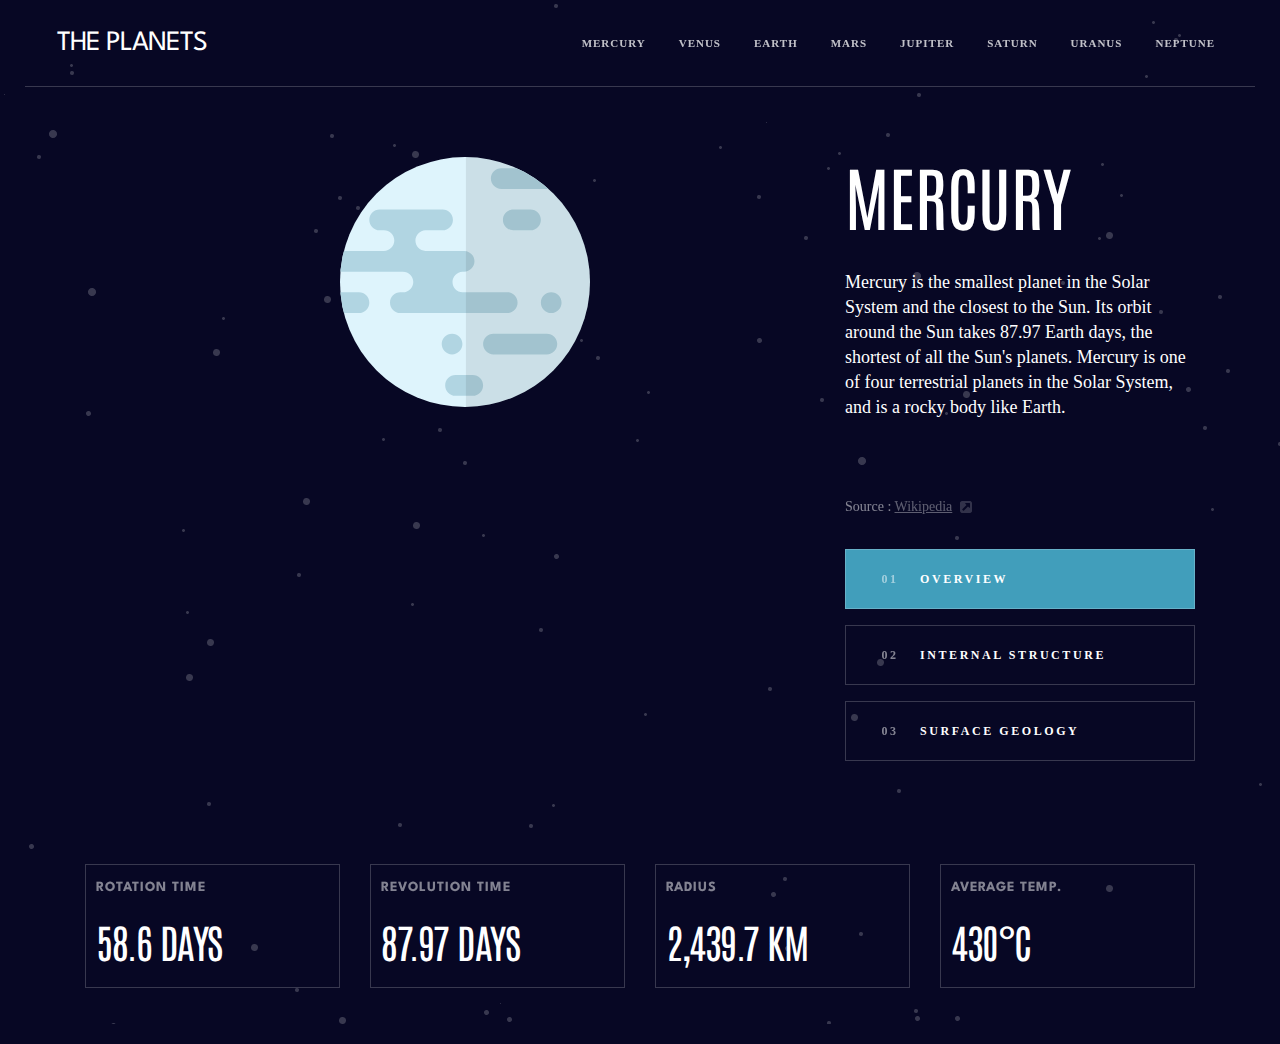
<file: index.html>
<!DOCTYPE html>
<html lang="en">
	<head>
		<meta charset="UTF-8" />
		<meta name="viewport" content="width=device-width, initial-scale=1.0" />

		<link rel="icon" type="image/png" sizes="32x32" href="./assets/favicon-32x32.png" />
		<link rel="stylesheet" href="style.css" />

		<title>Frontend Mentor | Planets fact site</title>
	</head>
	<body>
		<div class="wrapper">
			<header class="header">
				<div class="header__logo">The planets</div>
				<nav class="header__nav">
					<ul class="header__list">
						<li class="header__item" data-value="0" data-description="mercury">
							<a href="#" class="header__link">mercury</a>
						</li>
						<li class="header__item" data-value="1" data-description="venus">
							<a href="#" class="header__link">venus</a>
						</li>
						<li class="header__item" data-value="2" data-description="earth">
							<a href="#" class="header__link">earth</a>
						</li>
						<li class="header__item" data-value="3" data-description="mars">
							<a href="#" class="header__link">mars</a>
						</li>
						<li class="header__item" data-value="4" data-description="jupiter">
							<a href="#" class="header__link">jupiter</a>
						</li>
						<li class="header__item" data-value="5" data-description="saturn">
							<a href="#" class="header__link">saturn</a>
						</li>
						<li class="header__item" data-value="6" data-description="uranus">
							<a href="#" class="header__link">uranus</a>
						</li>
						<li class="header__item" data-value="7" data-description="neptune">
							<a href="#" class="header__link">neptune</a>
						</li>
					</ul>
				</nav>
				<div class="header__burger">
					<img src="assets/burger.png" width="24" height="17" alt="" />
				</div>
			</header>
			<main class="main">
				<div class="main__image-container">
					<div class="tabs">
						<div class="main__image tab--1 active">
							<img
								class="mercury"
								src="./assets/planet-mercury.svg"
								alt="palnet Mercury"
								width="290px"
								height="290px"
							/>
						</div>
						<div class="main__image tab--2">
							<img
								class="mercury"
								src="./assets/planet-mercury-internal.svg"
								alt="palnet Mercury"
								width="290px"
								height="290px"
							/>
						</div>
						<div class="main__image tab--3">
							<img
								class="mercury"
								src="./assets/planet-mercury.svg"
								alt="palnet Mercury"
								width="290px"
								height="290px"
							/>
							<div>
								<img
									class="main__image--geology"
									src="./assets/geology-mercury.png"
									alt="palnet Mercury"
									width="290px"
									height="290px"
								/>
							</div>
						</div>
					</div>
				</div>
				<div class="main__info">
					<div class="main__column-1">
						<h2 class="main__title">mercury</h2>
						<div class="tabs">
							<p class="main__description tab--1 active">
								Mercury is the smallest planet in the Solar System and the closest to the Sun. Its orbit around the Sun
								takes 87.97 Earth days, the shortest of all the Sun's planets. Mercury is one of four terrestrial
								planets in the Solar System, and is a rocky body like Earth.
							</p>
							<p class="main__description tab--2">
								Mercury appears to have a solid silicate crust and mantle overlying a solid, iron sulfide outer core
								layer, a deeper liquid core layer, and a solid inner core. The planet's density is the second highest in
								the Solar System at 5.427 g/cm3 , only slightly less than Earth's density.
							</p>
							<p class="main__description tab--3">
								Mercury's surface is similar in appearance to that of the Moon, showing extensive mare-like plains and
								heavy cratering, indicating that it has been geologically inactive for billions of years. It is more
								heterogeneous than either Mars's or the Moon’s.
							</p>
						</div>
						<div class="tabs tabs-wiki">
							<div class="main__link tab--1 active">
								Source :
								<a class="main__wiki" href="https://en.wikipedia.org/wiki/Mercury_(planet)">Wikipedia</a>
							</div>
							<div class="main__link tab--2">
								Source :
								<a class="main__wiki" href="https://en.wikipedia.org/wiki/Mercury_(planet)#Internal_structure"
									>Wikipedia</a
								>
							</div>
							<div class="main__link tab--3">
								Source :
								<a class="main__wiki" href="https://en.wikipedia.org/wiki/Mercury_(planet)#Surface_geology"
									>Wikipedia</a
								>
							</div>
						</div>
					</div>

					<div class="main__column-2">
						<div class="main__tabs">
							<ol class="main__list">
								<li class="main__elem main__elem--mercury active" data-value="1">overview</li>
								<li class="main__elem main__elem--mercury" data-value="2">internal structure</li>
								<li class="main__elem main__elem--mercury" data-value="3">surface geology</li>
							</ol>
						</div>
					</div>
				</div>
			</main>
			<footer class="footer">
				<dl class="footer__list">
					<div class="footer__item">
						<dt class="footer__termine">rotation time</dt>
						<dd class="footer__description">58.6 days</dd>
					</div>
					<div class="footer__item">
						<dt class="footer__termine">revolution time</dt>
						<dd class="footer__description">87.97 days</dd>
					</div>
					<div class="footer__item">
						<dt class="footer__termine">radius</dt>
						<dd class="footer__description">2,439.7 km</dd>
					</div>
					<div class="footer__item">
						<dt class="footer__termine">average temp.</dt>
						<dd class="footer__description">430°c</dd>
					</div>
				</dl>
			</footer>
		</div>
		<script src="./script.js"></script>
	</body>
</html>
</file>
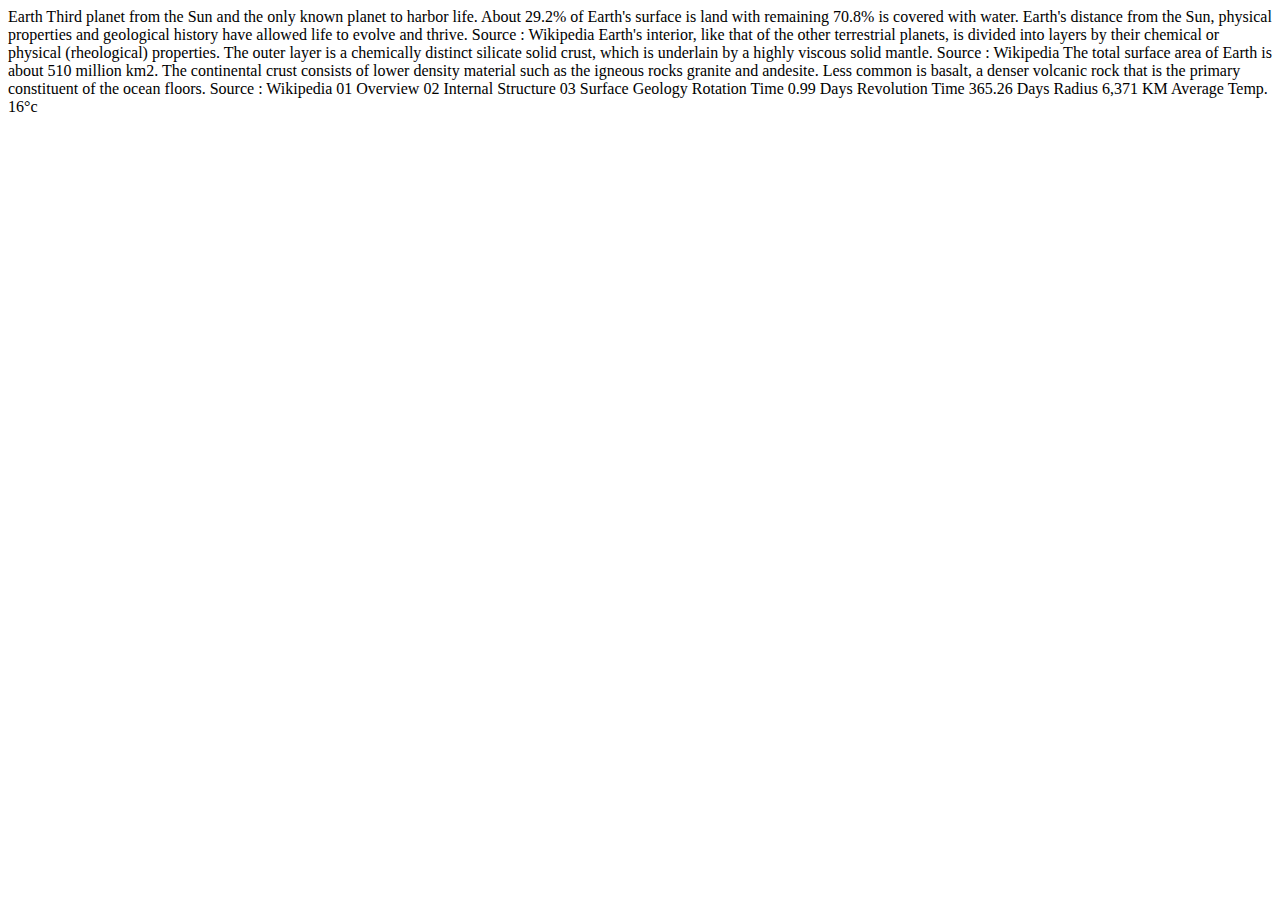
<file: earth.html>
<!DOCTYPE html>
<html lang="en">
<head>
  <meta charset="UTF-8">
  <meta name="viewport" content="width=device-width, initial-scale=1.0">

  <link rel="icon" type="image/png" sizes="32x32" href="./assets/favicon-32x32.png">
  
  <title>Frontend Mentor | Planets fact site</title>
</head>
<body>
  Earth

  <!-- Overview Content Start -->

  Third planet from the Sun and the only known planet to harbor life. 
  About 29.2% of Earth's surface is land with remaining 70.8% is 
  covered with water. Earth's distance from the Sun, physical properties 
  and geological history have allowed life to evolve and thrive.

  Source : Wikipedia <!-- URL: https://en.wikipedia.org/wiki/Earth -->

  <!-- Overview Content End -->

  <!-- Internal Structure Content Start -->

  Earth's interior, like that of the other terrestrial planets, is divided 
  into layers by their chemical or physical (rheological) properties. The 
  outer layer is a chemically distinct silicate solid crust, which is 
  underlain by a highly viscous solid mantle.

  Source : Wikipedia <!-- URL: https://en.wikipedia.org/wiki/Earth#Internal_structure -->

  <!-- Internal Structure Content End -->

  <!-- Surface Geology Content Start -->

  The total surface area of Earth is about 510 million km2. The continental 
  crust consists of lower density material such as the igneous rocks granite 
  and andesite. Less common is basalt, a denser volcanic rock that is the 
  primary constituent of the ocean floors.

  Source : Wikipedia <!-- URL: https://en.wikipedia.org/wiki/Earth#Surface -->

  <!-- Surface Geology Content End -->

  01 Overview
  02 Internal Structure
  03 Surface Geology

  Rotation Time
  0.99 Days

  Revolution Time
  365.26 Days

  Radius
  6,371 KM

  Average Temp.
  16°c
</body>
</html>
</file>
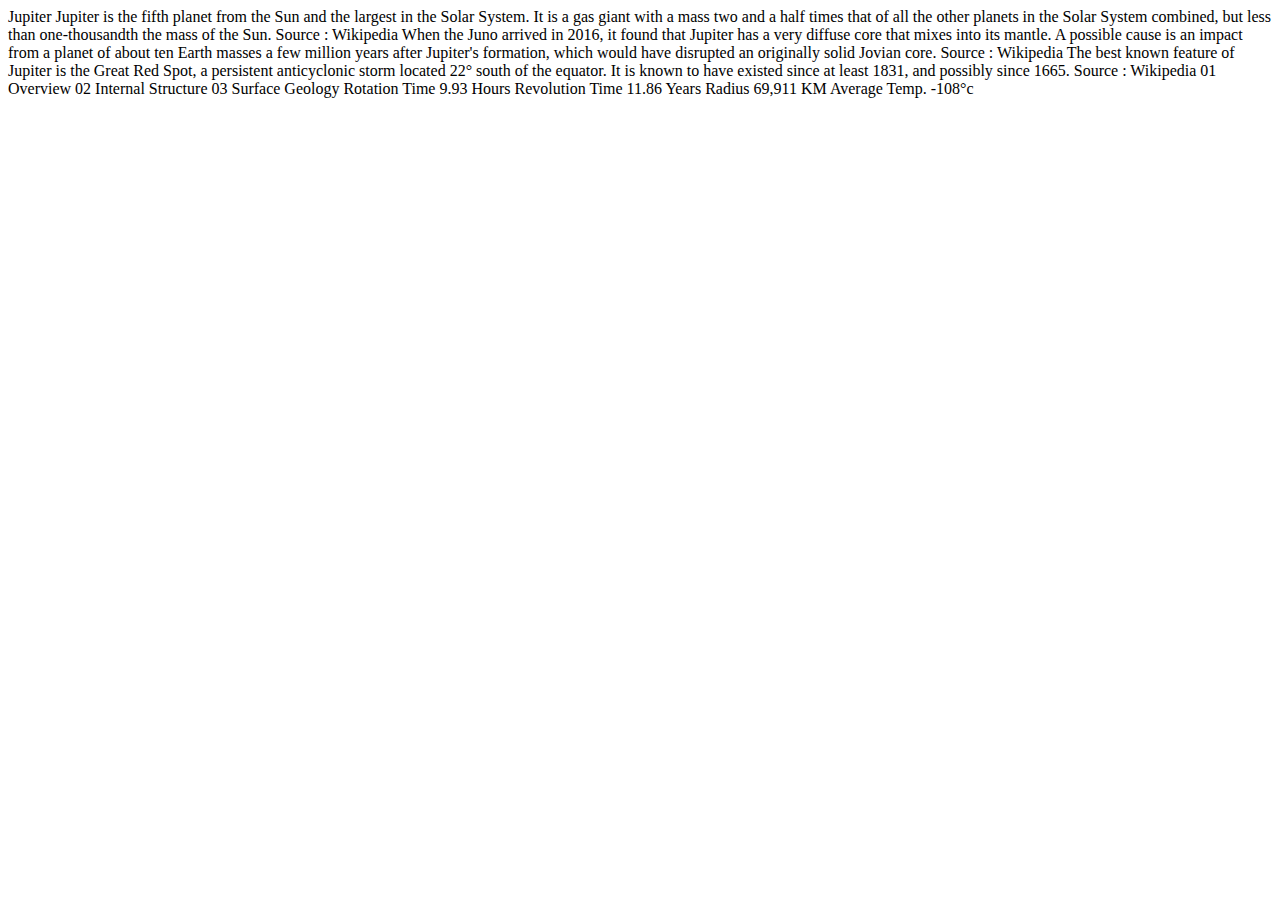
<file: jupiter.html>
<!DOCTYPE html>
<html lang="en">
<head>
  <meta charset="UTF-8">
  <meta name="viewport" content="width=device-width, initial-scale=1.0">

  <link rel="icon" type="image/png" sizes="32x32" href="./assets/favicon-32x32.png">
  
  <title>Frontend Mentor | Planets fact site</title>
</head>
<body>
  Jupiter

  <!-- Overview Content Start -->

  Jupiter is the fifth planet from the Sun and the largest in the Solar System. 
  It is a gas giant with a mass two and a half times that of all the other 
  planets in the Solar System combined, but less than one-thousandth the mass 
  of the Sun.

  Source : Wikipedia <!-- URL: https://en.wikipedia.org/wiki/Jupiter -->

  <!-- Overview Content End -->

  <!-- Internal Structure Content Start -->

  When the Juno arrived in 2016, it found that Jupiter has a very diffuse core 
  that mixes into its mantle. A possible cause is an impact from a planet of 
  about ten Earth masses a few million years after Jupiter's formation, which 
  would have disrupted an originally solid Jovian core.

  Source : Wikipedia <!-- URL: https://en.wikipedia.org/wiki/Jupiter#Internal_structure -->

  <!-- Internal Structure Content End -->

  <!-- Surface Geology Content Start -->

  The best known feature of Jupiter is the Great Red Spot, a persistent 
  anticyclonic storm located 22° south of the equator. It is known to have 
  existed since at least 1831, and possibly since 1665.

  Source : Wikipedia <!-- URL: https://en.wikipedia.org/wiki/Jupiter#Great_Red_Spot_and_other_vortices -->

  <!-- Surface Geology Content End -->

  01 Overview
  02 Internal Structure
  03 Surface Geology

  Rotation Time
  9.93 Hours

  Revolution Time
  11.86 Years

  Radius
  69,911 KM

  Average Temp.
  -108°c
</body>
</html>
</file>
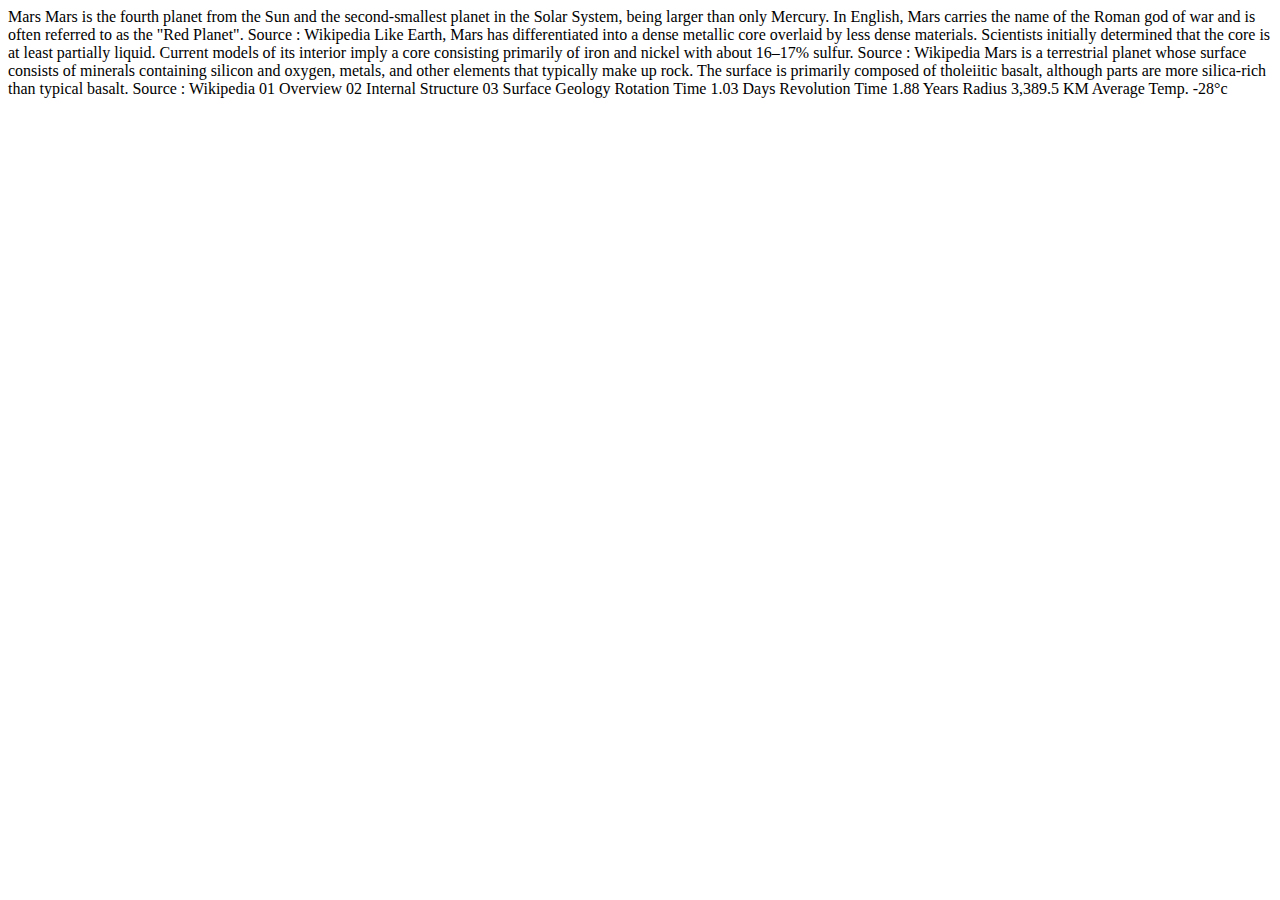
<file: mars.html>
<!DOCTYPE html>
<html lang="en">
<head>
  <meta charset="UTF-8">
  <meta name="viewport" content="width=device-width, initial-scale=1.0">

  <link rel="icon" type="image/png" sizes="32x32" href="./assets/favicon-32x32.png">
  
  <title>Frontend Mentor | Planets fact site</title>
</head>
<body>
  Mars

  <!-- Overview Content Start -->

  Mars is the fourth planet from the Sun and the second-smallest planet 
  in the Solar System, being larger than only Mercury. In English, Mars 
  carries the name of the Roman god of war and is often referred to as 
  the "Red Planet".

  Source : Wikipedia <!-- URL: https://en.wikipedia.org/wiki/Mars -->

  <!-- Overview Content End -->

  <!-- Internal Structure Content Start -->

  Like Earth, Mars has differentiated into a dense metallic core overlaid 
  by less dense materials. Scientists initially determined that the core 
  is at least partially liquid. Current models of its interior imply a 
  core consisting primarily of iron and nickel with about 16–17% sulfur.

  Source : Wikipedia <!-- URL: https://en.wikipedia.org/wiki/Mars#Internal_structure -->

  <!-- Internal Structure Content End -->

  <!-- Surface Geology Content Start -->

  Mars is a terrestrial planet whose surface consists of minerals containing 
  silicon and oxygen, metals, and other elements that typically make up rock. 
  The surface is primarily composed of tholeiitic basalt, although parts are 
  more silica-rich than typical basalt.

  Source : Wikipedia <!-- URL: https://en.wikipedia.org/wiki/Mars#Surface_geology -->

  <!-- Surface Geology Content End -->

  01 Overview
  02 Internal Structure
  03 Surface Geology

  Rotation Time
  1.03 Days

  Revolution Time
  1.88 Years

  Radius
  3,389.5 KM

  Average Temp.
  -28°c
</body>
</html>
</file>
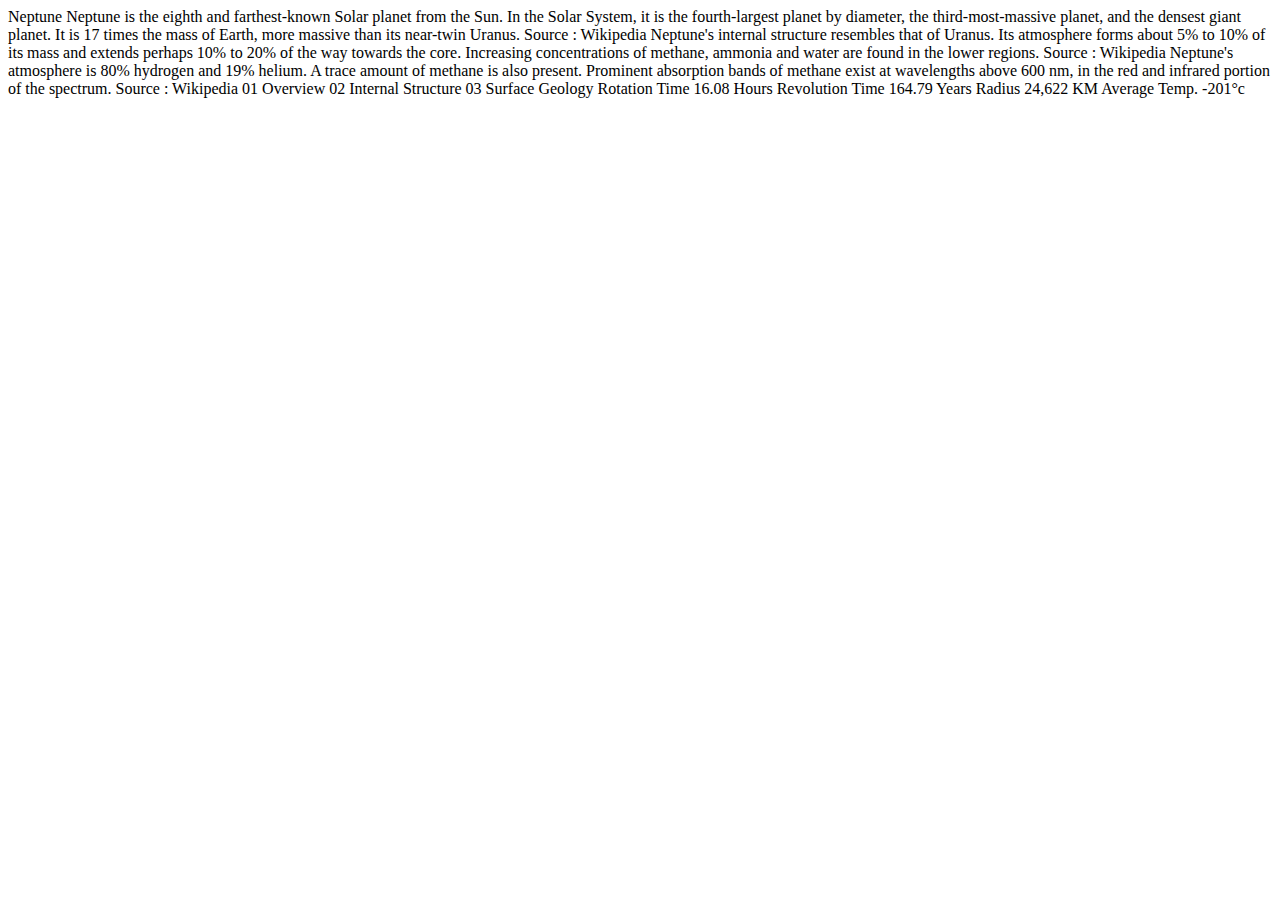
<file: neptune.html>
<!DOCTYPE html>
<html lang="en">
<head>
  <meta charset="UTF-8">
  <meta name="viewport" content="width=device-width, initial-scale=1.0">

  <link rel="icon" type="image/png" sizes="32x32" href="./assets/favicon-32x32.png">
  
  <title>Frontend Mentor | Planets fact site</title>
</head>
<body>
  Neptune

  <!-- Overview Content Start -->

  Neptune is the eighth and farthest-known Solar planet from the Sun. In the Solar 
  System, it is the fourth-largest planet by diameter, the third-most-massive planet, 
  and the densest giant planet. It is 17 times the mass of Earth, more massive than 
  its near-twin Uranus.

  Source : Wikipedia <!-- URL: https://en.wikipedia.org/wiki/Neptune -->

  <!-- Overview Content End -->

  <!-- Internal Structure Content Start -->

  Neptune's internal structure resembles that of Uranus. Its atmosphere forms about 5% 
  to 10% of its mass and extends perhaps 10% to 20% of the way towards the core. 
  Increasing concentrations of methane, ammonia and water are found in the lower regions.

  Source : Wikipedia <!-- URL: https://en.wikipedia.org/wiki/Neptune#Internal_structure -->

  <!-- Internal Structure Content End -->

  <!-- Surface Geology Content Start -->

  Neptune's atmosphere is 80% hydrogen and 19% helium. A trace amount of methane is also 
  present. Prominent absorption bands of methane exist at wavelengths above 600 nm, in 
  the red and infrared portion of the spectrum.

  Source : Wikipedia <!-- URL: https://en.wikipedia.org/wiki/Neptune#Atmosphere -->

  <!-- Surface Geology Content End -->

  01 Overview
  02 Internal Structure
  03 Surface Geology

  Rotation Time
  16.08 Hours

  Revolution Time
  164.79 Years

  Radius
  24,622 KM

  Average Temp.
  -201°c
</body>
</html>
</file>
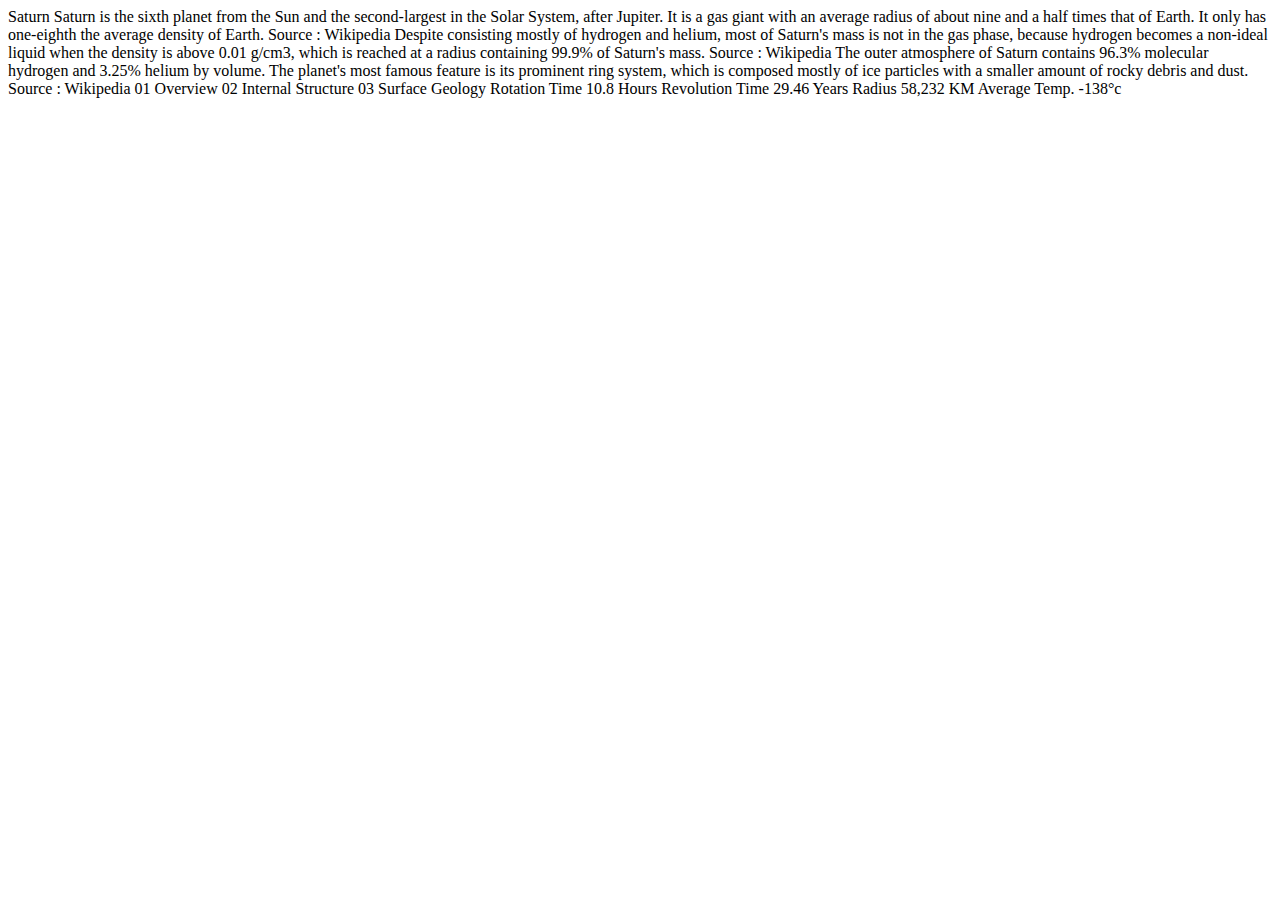
<file: saturn.html>
<!DOCTYPE html>
<html lang="en">
<head>
  <meta charset="UTF-8">
  <meta name="viewport" content="width=device-width, initial-scale=1.0">

  <link rel="icon" type="image/png" sizes="32x32" href="./assets/favicon-32x32.png">
  
  <title>Frontend Mentor | Planets fact site</title>
</head>
<body>
  Saturn

  <!-- Overview Content Start -->

  Saturn is the sixth planet from the Sun and the second-largest in the Solar 
  System, after Jupiter. It is a gas giant with an average radius of about 
  nine and a half times that of Earth. It only has one-eighth the average 
  density of Earth.

  Source : Wikipedia <!-- URL: https://en.wikipedia.org/wiki/Saturn -->

  <!-- Overview Content End -->

  <!-- Internal Structure Content Start -->

  Despite consisting mostly of hydrogen and helium, most of Saturn's mass 
  is not in the gas phase, because hydrogen becomes a non-ideal liquid 
  when the density is above 0.01 g/cm3, which is reached at a radius 
  containing 99.9% of Saturn's mass.

  Source : Wikipedia <!-- URL: https://en.wikipedia.org/wiki/Saturn#Internal_structure -->

  <!-- Internal Structure Content End -->

  <!-- Surface Geology Content Start -->

  The outer atmosphere of Saturn contains 96.3% molecular hydrogen and 3.25% 
  helium by volume. The planet's most famous feature is its prominent ring 
  system, which is composed mostly of ice particles with a smaller amount 
  of rocky debris and dust. 

  Source : Wikipedia <!-- URL: https://en.wikipedia.org/wiki/Saturn#Atmosphere -->

  <!-- Surface Geology Content End -->

  01 Overview
  02 Internal Structure
  03 Surface Geology

  Rotation Time
  10.8 Hours

  Revolution Time
  29.46 Years

  Radius
  58,232 KM

  Average Temp.
  -138°c
</body>
</html>
</file>
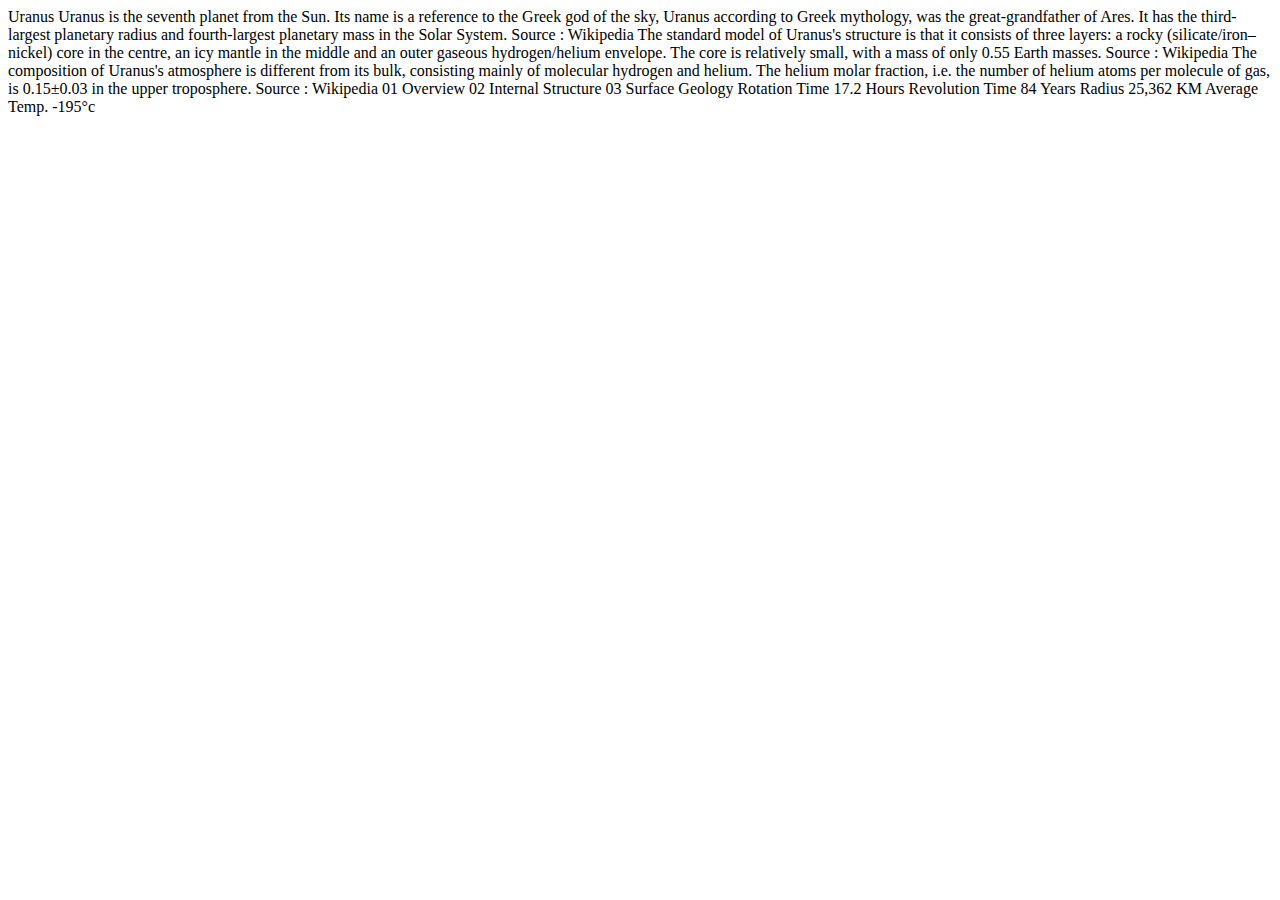
<file: uranus.html>
<!DOCTYPE html>
<html lang="en">
<head>
  <meta charset="UTF-8">
  <meta name="viewport" content="width=device-width, initial-scale=1.0">

  <link rel="icon" type="image/png" sizes="32x32" href="./assets/favicon-32x32.png">
  
  <title>Frontend Mentor | Planets fact site</title>
</head>
<body>
  Uranus

  <!-- Overview Content Start -->

  Uranus is the seventh planet from the Sun. Its name is a reference to the 
  Greek god of the sky, Uranus according to Greek mythology, was the great-grandfather 
  of Ares. It has the third-largest planetary radius and fourth-largest planetary 
  mass in the Solar System.

  Source : Wikipedia <!-- URL: https://en.wikipedia.org/wiki/Uranus -->

  <!-- Overview Content End -->

  <!-- Internal Structure Content Start -->

  The standard model of Uranus's structure is that it consists of three layers: a 
  rocky (silicate/iron–nickel) core in the centre, an icy mantle in the middle and 
  an outer gaseous hydrogen/helium envelope. The core is relatively small, with a 
  mass of only 0.55 Earth masses.

  Source : Wikipedia <!-- URL: https://en.wikipedia.org/wiki/Uranus#Internal_structure -->

  <!-- Internal Structure Content End -->

  <!-- Surface Geology Content Start -->

  The composition of Uranus's atmosphere is different from its bulk, consisting mainly 
  of molecular hydrogen and helium. The helium molar fraction, i.e. the number of 
  helium atoms per molecule of gas, is 0.15±0.03 in the upper troposphere.

  Source : Wikipedia <!-- URL: https://en.wikipedia.org/wiki/Uranus#Atmosphere -->

  <!-- Surface Geology Content End -->

  01 Overview
  02 Internal Structure
  03 Surface Geology

  Rotation Time
  17.2 Hours

  Revolution Time
  84 Years

  Radius
  25,362 KM

  Average Temp.
  -195°c
</body>
</html>
</file>
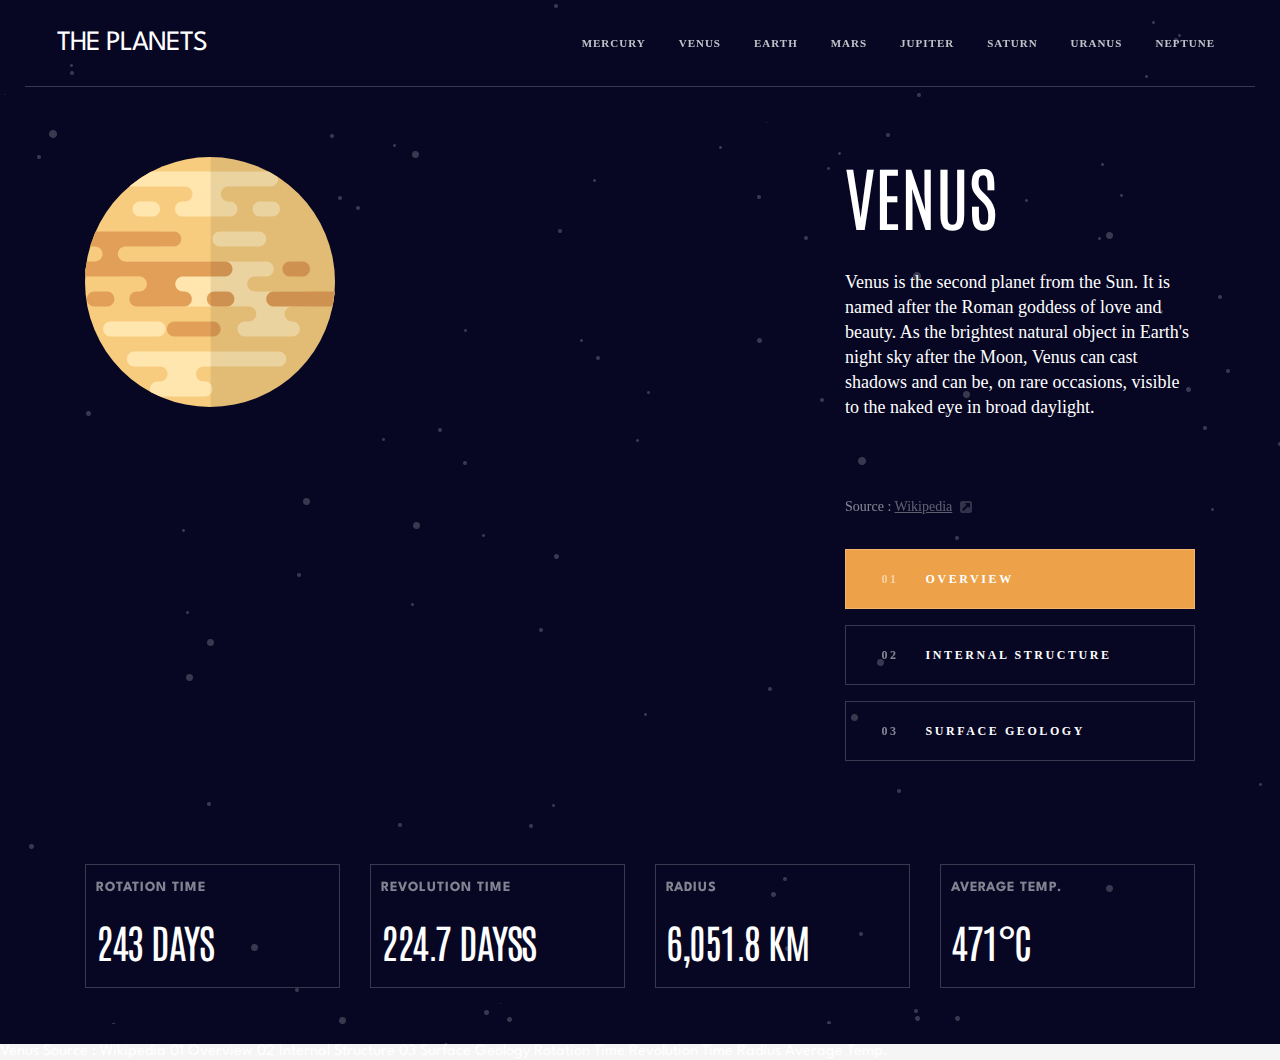
<file: venus.html>
<!DOCTYPE html>
<html lang="en">
	<head>
		<meta charset="UTF-8" />
		<meta name="viewport" content="width=device-width, initial-scale=1.0" />

		<link
			rel="icon"
			type="image/png"
			sizes="32x32"
			href="./assets/favicon-32x32.png"
		/>
		<link rel="stylesheet" href="style.css" />
		<title>Frontend Mentor | Planets fact site</title>
	</head>
	<body>
		<div class="wrapper">
			<header class="header">
				<div class="header__logo">The planets</div>
				<nav class="header__nav">
					<ul class="header__list">
						<li class="header__item">
							<a href="mercury.html" class="header__link">mercury</a>
						</li>
						<li class="header__item">
							<a href="venus.html" class="header__link">venus</a>
						</li>
						<li class="header__item">
							<a href="earth.html" class="header__link">earth</a>
						</li>
						<li class="header__item">
							<a href="mars.html" class="header__link">mars</a>
						</li>
						<li class="header__item">
							<a href="jupiter.html" class="header__link">jupiter</a>
						</li>
						<li class="header__item">
							<a href="saturn.html" class="header__link">saturn</a>
						</li>
						<li class="header__item">
							<a href="uranus.html" class="header__link">uranus</a>
						</li>
						<li class="header__item">
							<a href="neptune.html" class="header__link">neptune</a>
						</li>
					</ul>
				</nav>
			</header>
			<main class="main">
				<div class="main__image-container">
					<div class="tabs">
						<div class="main__image tab--1 active mercury">
							<img
								class="mercury"
								src="./assets/planet-venus.svg"
								alt="palnet Mercury"
								width="290px"
								height="290px"
							/>
						</div>
						<div class="main__image tab--2">
							<img
								class="mercury"
								src="./assets/planet-venus-internal.svg"
								alt="palnet Mercury"
								width="290px"
								height="290px"
							/>
						</div>
						<div class="main__image tab--3 main__image--venus">
							<img
								class="mercury"
								src="./assets/planet-venus.svg"
								alt="palnet Mercury"
								width="290px"
								height="290px"
							/>
						</div>
					</div>
				</div>
				<div class="main__info">
					<h2 class="main__title">venus</h2>
					<div class="tabs">
						<p class="main__description tab--1 active">
							Venus is the second planet from the Sun. It is named after the
							Roman goddess of love and beauty. As the brightest natural object
							in Earth's night sky after the Moon, Venus can cast shadows and
							can be, on rare occasions, visible to the naked eye in broad
							daylight.
						</p>
						<p class="main__description tab--2">
							The similarity in size and density between Venus and Earth
							suggests they share a similar internal structure: a core, mantle,
							and crust. Like that of Earth, Venusian core is most likely at
							least partially liquid because the two planets have been cooling
							at about the same rate.
						</p>
						<p class="main__description tab--3">
							Much of the Venusian surface appears to have been shaped by
							volcanic activity. Venus has several times as many volcanoes as
							Earth, and it has 167 large volcanoes that are over 100 km (60 mi)
							across. The only volcanic complex of this size on Earth is the Big
							Island of Hawaii.
						</p>
					</div>
					<div class="tabs">
						<div class="main__link tab--1 active">
							Source :
							<a class="main__wiki" href="https://en.wikipedia.org/wiki/Venus"
								>Wikipedia</a
							>
						</div>
						<div class="main__link tab--2">
							Source :
							<a
								class="main__wiki"
								href="https://en.wikipedia.org/wiki/Venus#Internal_structure"
								>Wikipedia</a
							>
						</div>
						<div class="main__link tab--3">
							Source :
							<a
								class="main__wiki"
								href="https://en.wikipedia.org/wiki/Venus#Surface_geology"
								>Wikipedia</a
							>
						</div>
					</div>

					<div class="main__tabs">
						<ol class="main__list">
							<li class="main__elem main__elem--venus active" data-value="1">
								overview
							</li>
							<li class="main__elem main__elem--venus" data-value="2">
								internal structure
							</li>
							<li class="main__elem main__elem--venus" data-value="3">
								surface geology
							</li>
						</ol>
					</div>
				</div>
			</main>
			<footer class="footer">
				<dl class="footer__list">
					<div class="footer__item">
						<dt class="footer__termine">rotation time</dt>
						<dd class="footer__description">243 Days</dd>
					</div>
					<div class="footer__item">
						<dt class="footer__termine">revolution time</dt>
						<dd class="footer__description">224.7 Dayss</dd>
					</div>
					<div class="footer__item">
						<dt class="footer__termine">radius</dt>
						<dd class="footer__description">6,051.8 KM</dd>
					</div>
					<div class="footer__item">
						<dt class="footer__termine">average temp.</dt>
						<dd class="footer__description">471°c</dd>
					</div>
				</dl>
			</footer>
		</div>
		<script src="./script.js"></script>
		Venus

		<!-- Overview Content Start -->

		Source : Wikipedia
		<!-- URL:  -->

		<!-- Overview Content End -->

		<!-- Internal Structure Content Start -->

		<!-- URL:  -->

		<!-- Internal Structure Content End -->

		<!-- Surface Geology Content Start -->

		<!-- URL:  -->

		<!-- Surface Geology Content End -->

		01 Overview 02 Internal Structure 03 Surface Geology Rotation Time
		Revolution Time Radius Average Temp.
	</body>
</html>
</file>
<file: style.css>
@import url('https://fonts.googleapis.com/css2?family=League+Spartan:wght@400;500;700&display=swap');
@import url('https://fonts.googleapis.com/css2?family=Antonio:wght@500&display=swap');

*,
*::before,
*::after {
	margin: 0;
	padding: 0;
	border: 0;
	box-sizing: border-box;
}
li {
	list-style: none;
}
a,
a:visited {
	text-decoration: none;
}
a:hover {
	text-decoration: none;
}
h1,
h2,
h3,
h4,
h5,
h6 {
	font-weight: inherit;
	font-size: inherit;
}
img {
	vertical-align: top;
}
html,
body {
	height: 100%;
}
html {
	font-size: 16px;
}
body {
	line-height: 1;
	background-color: whitesmoke;
	font-family: 'League Spartan', sans-serif;
	color: #fff;
}
.wrapper {
	padding: 0 25px;
	margin: 0 auto;
	min-height: 100%;
	overflow: hidden;
	max-width: 1440px;
	background: #070724 url('./assets/bg.png') no-repeat;
}

.container {
	max-width: 1110px;
	margin: 0 auto;
}

.header {
	display: flex;
	align-items: center;
	justify-content: space-between;
	padding: 25px 40px 25px 32px;
	border-bottom: 1px solid rgba(255, 255, 255, 0.2);
}

.header__logo {
	text-transform: uppercase;
	font-weight: 400;
	font-size: 28px;
	line-height: 36px;
	letter-spacing: -1.05px;
	text-transform: uppercase;
}

.header__burger {
	display: none;
}

.header__list {
	display: flex;
}

.header__item:not(:last-child) {
	margin-right: 33px;
}

.header__link {
	font-family: 'Spartan';
	font-weight: 700;
	font-size: 11px;
	line-height: 25px;
	color: #fff;
	letter-spacing: 1px;
	padding: 20px 0;
	text-transform: uppercase;
	opacity: 0.75;
	position: relative;
}

.header__link:hover {
	opacity: 1;
}

.header__link:hover:after {
	content: '';
	position: absolute;
	display: block;
	width: 100%;
	height: 3px;
	top: -10px;
	left: 0px;
	background-color: #419ebb;
}

.main {
	max-width: 1110px;
	margin: 0 auto;
	display: grid;
	grid-template-columns: 1fr 350px;
}

.main__image {
	text-align: center;
	padding-top: 70px;
	display: none;
}

.main__image.active {
	display: block;
	position: relative;
}

.main__image-container {
	order: 1;
	position: relative;
}

.main__image.tab--3::after {
	content: '';
	display: block;
	color: #fff;
	width: 163px;
	height: 200px;
	top: 250px;
	left: 64px;
	position: absolute;
}

.mercury {
	width: 100%;
	height: auto;
	max-width: 250px;
}

.venus {
	width: 100%;
	height: auto;
	max-width: 300px;
}

.uranus {
	width: 100%;
	height: auto;
	max-width: 400px;
}

.earth {
	width: 100%;
	height: auto;
	max-width: 450px;
	padding-right: 25px;
}

.mars {
	width: 100%;
	height: auto;
	max-width: 336px;
	padding-right: 25px;
}

.jupiter {
	max-width: 520px;
	width: 100%;
	height: auto;
	padding-right: 25px;
}

.neptune {
	max-width: 290px;
	width: 100%;
	height: auto;
}

.saturn {
	max-width: 666px;
	width: 100%;
	height: auto;
	padding-right: 25px;
}

.main__image--geology {
	margin-top: -20px;
	max-width: 163px;
	height: auto;
}

.main__image--geology.saturn {
	margin-top: -170px;
}

.main__info {
	order: 2;
	min-width: 300px;
	margin: 56px 0px 87px 0px;
}

.main__title {
	font-family: 'Antonio';
	font-weight: 400;
	font-size: 70px;
	line-height: 104px;
	text-transform: uppercase;
	margin-bottom: 23px;
}

.main__description {
	display: none;
}

.main__description.active {
	display: block;
}

.main__description {
	font-family: 'Spartan';
	font-weight: 400;
	font-size: 18px;
	line-height: 25px;
	margin-bottom: 24px;
	min-height: 200px;
}

.main__link {
	display: none;
}

.main__link.active {
	display: block;
}

.main__link {
	font-family: 'Spartan';
	font-weight: 400;
	font-size: 14px;
	line-height: 25px;
	color: #ffffff;
	mix-blend-mode: normal;
	opacity: 0.5;
	margin-bottom: 30px;
}

.main__wiki {
	font-family: 'Spartan';
	font-style: normal;
	font-weight: 400;
	font-size: 14px;
	line-height: 25px;
	color: #ffffff;
	text-decoration-line: underline;
	opacity: 0.7;
	position: relative;
}

.main__wiki::after {
	content: '';
	width: 12px;
	height: 12px;
	display: inline-block;
	position: absolute;
	top: 2px;
	right: -20px;
	background: url('./assets/link.png');
}

.main__list {
	counter-reset: myCounter;
}

.main__elem {
	list-style: none;
	border: 1px solid rgba(255, 255, 255, 0.2);
	padding: 12px 0px 11px 14px;
	cursor: pointer;
	margin-bottom: 16px;
	font-family: 'Spartan';
	font-style: normal;
	font-weight: 700;
	font-size: 12px;
	line-height: 25px;
	letter-spacing: 2.57143px;
	text-transform: uppercase;
	color: #fff;
}

.main__elem:hover {
	border: 1px solid transparent;
	background-color: rgba(216, 216, 216, 0.2);
}

.main__elem.main__elem--mercury.active {
	background-color: #419ebb;
}

.main__elem.main__elem--venus.active {
	background-color: #eda249;
}

.main__elem.main__elem--earth.active {
	background-color: #6d2ed5;
}

.main__elem.main__elem--mars.active {
	background-color: #d14c32;
}

.main__elem.main__elem--jupiter.active {
	background-color: #d83a34;
}

.main__elem.main__elem--saturn.active {
	background-color: #cd5120;
}

.main__elem.main__elem--uranus.active {
	background-color: #1ec1a2;
}

.main__elem.main__elem--neptune.active {
	background-color: #2d68f0;
}

.main__elem:before {
	counter-increment: myCounter;
	content: '0' counter(myCounter);
	display: inline-block;
	text-align: center;
	margin: 5px 10px;
	line-height: 40px;
	width: 40px;
	height: 25px;
	font-weight: 700;
	font-size: 12px;
	line-height: 25px;
	letter-spacing: 2.6px;
	text-transform: uppercase;
	opacity: 0.5;
}

.main__img {
	height: auto;
	width: 100%;
}

.footer {
	justify-content: center;
	max-width: 1110px;
	margin: 0 auto;
}

.footer__list {
	display: flex;
	padding-bottom: 56px;
	gap: 30px;
}

.footer__item {
	flex: 1 1 25%;
	padding: 10px 10px 20px 10px;
	border: 1px solid rgba(255, 255, 255, 0.2);
}

dt {
	font-weight: 700;
	font-size: 14px;
	line-height: 25px;
	letter-spacing: 1px;
	text-transform: uppercase;
	opacity: 0.5;
	margin-bottom: 15px;
}

dd {
	font-family: 'Antonio';
	font-weight: 400;
	font-size: 40px;
	line-height: 52px;
	letter-spacing: -1.5px;
	text-transform: uppercase;
	color: #ffffff;
}

@media (max-width: 860px) {
	.header {
		flex-direction: column;
	}
	.header__logo {
		margin-bottom: 20px;
	}

	.footer__description {
		font-size: 28px;
	}

	.footer__termine {
		font-size: 12px;
	}

	.footer__list {
		gap: 11px;
	}
}

@media (max-width: 768px) {
	.main {
		display: block;
	}
	.main__info {
		display: flex;
	}

	.main__info {
		gap: 30px;
		align-items: center;
	}
	.main__column-1 {
		flex: 0 1 50%;
	}
	.main__column-2 {
		flex: 0 1 50%;
	}

	.main__image--geology {
		max-width: 103px;
		height: auto;
		position: absolute;
		transform: rotate(-30deg);
	}

	.main__elem {
		font-size: 10px;
		padding-left: 5px;
	}

	.main__column-2 {
		align-self: center;
	}

	.main__description {
		font-size: 14px;
	}

	.header__list {
		flex-wrap: wrap;
	}

	.header__item:not(:last-child) {
		margin-right: 14px;
	}
}

@media (max-width: 630px) {
	.header__nav {
		display: none;
	}

	.header__nav.active {
		display: block;
	}

	.header__nav.active .header__list {
		flex-direction: column;
		flex-wrap: nowrap;
		position: absolute;
		top: 70px;
		left: 0px;
		width: 100%;
		height: 120%;
		background-color: #070724;
		z-index: 100;
		padding-left: 50px;
		padding-right: 25px;
	}

	.header__nav.active .header__item:not(:last-child) {
		border-bottom: 1px solid rgba(255, 255, 255, 0.1);
		margin-right: 0;
	}

	.header__item {
		position: relative;
		display: inline-block;
		padding: 10px;
		background: url('assets/arrowright.png') no-repeat right center;
	}

	.header__item:before {
		display: inline-block;
		position: absolute;
		content: '';
		top: 12px;
		left: -25px;
		width: 20px;
		height: 20px;
		border-radius: 15px;
	}

	.header__link:hover:after {
		display: none;
	}

	.header__item[data-value='0']:before {
		background-color: #def4fc;
	}

	.header__item[data-value='1']:before {
		background-color: #f7cc7f;
	}
	.header__item[data-value='2']:before {
		background-color: #545bfe;
	}
	.header__item[data-value='3']:before {
		background-color: #ff6a45;
	}
	.header__item[data-value='4']:before {
		background-color: #ecad7a;
	}
	.header__item[data-value='5']:before {
		background-color: #fccb6b;
	}
	.header__item[data-value='6']:before {
		background-color: #65f0d5;
	}
	.header__item[data-value='7']:before {
		background-color: #497efa;
	}

	.header__burger {
		display: block;
		padding-bottom: 10px;
	}

	.header__burger.active img {
		opacity: 50%;
	}

	.header {
		padding: 10px 10px 0px 10px;
		flex-direction: row;
	}

	.header__logo {
		margin-bottom: 5px;
	}

	.footer__list {
		flex-direction: column;
	}

	.footer__item {
		display: flex;
		justify-content: space-between;
		align-items: center;
		padding: 0px 10px 5px 10px;
	}
	.footer__termine {
		margin-bottom: 0;
		margin-top: 15px;
		font-size: 16px;
	}
	.main__info {
		flex-direction: column;
	}

	.main__list {
		display: flex;
		gap: 5%;
	}

	.main__elem:before {
		display: none;
	}
	.main__description {
		margin-bottom: 0;
	}

	.main__elem {
		flex: 1 1 33%;
		font-size: 8px;
		text-align: center;
	}

	.main__column-1 {
		margin-top: 40px;
	}

	.main__column-2 {
		width: 100%;
	}

	.main__description {
		min-height: 160px;
		margin-bottom: 10px;
	}
	.main__info {
		gap: 0px;
	}

	.footer__description {
		font-size: 22px;
	}
	.main__info {
		min-width: 80%;
		margin-bottom: 10px;
	}
	.earth,
	.mars,
	.jupiter,
	.saturn {
		padding-right: 0;
	}
	.mars {
		width: 100%;
		height: auto;
		max-width: 336px;
		padding-right: 25px;
	}
	.main__image--geology.saturn {
		margin-top: -75px;
	}
	.tabs-wiki {
		text-align: center;
	}
}
</file>
